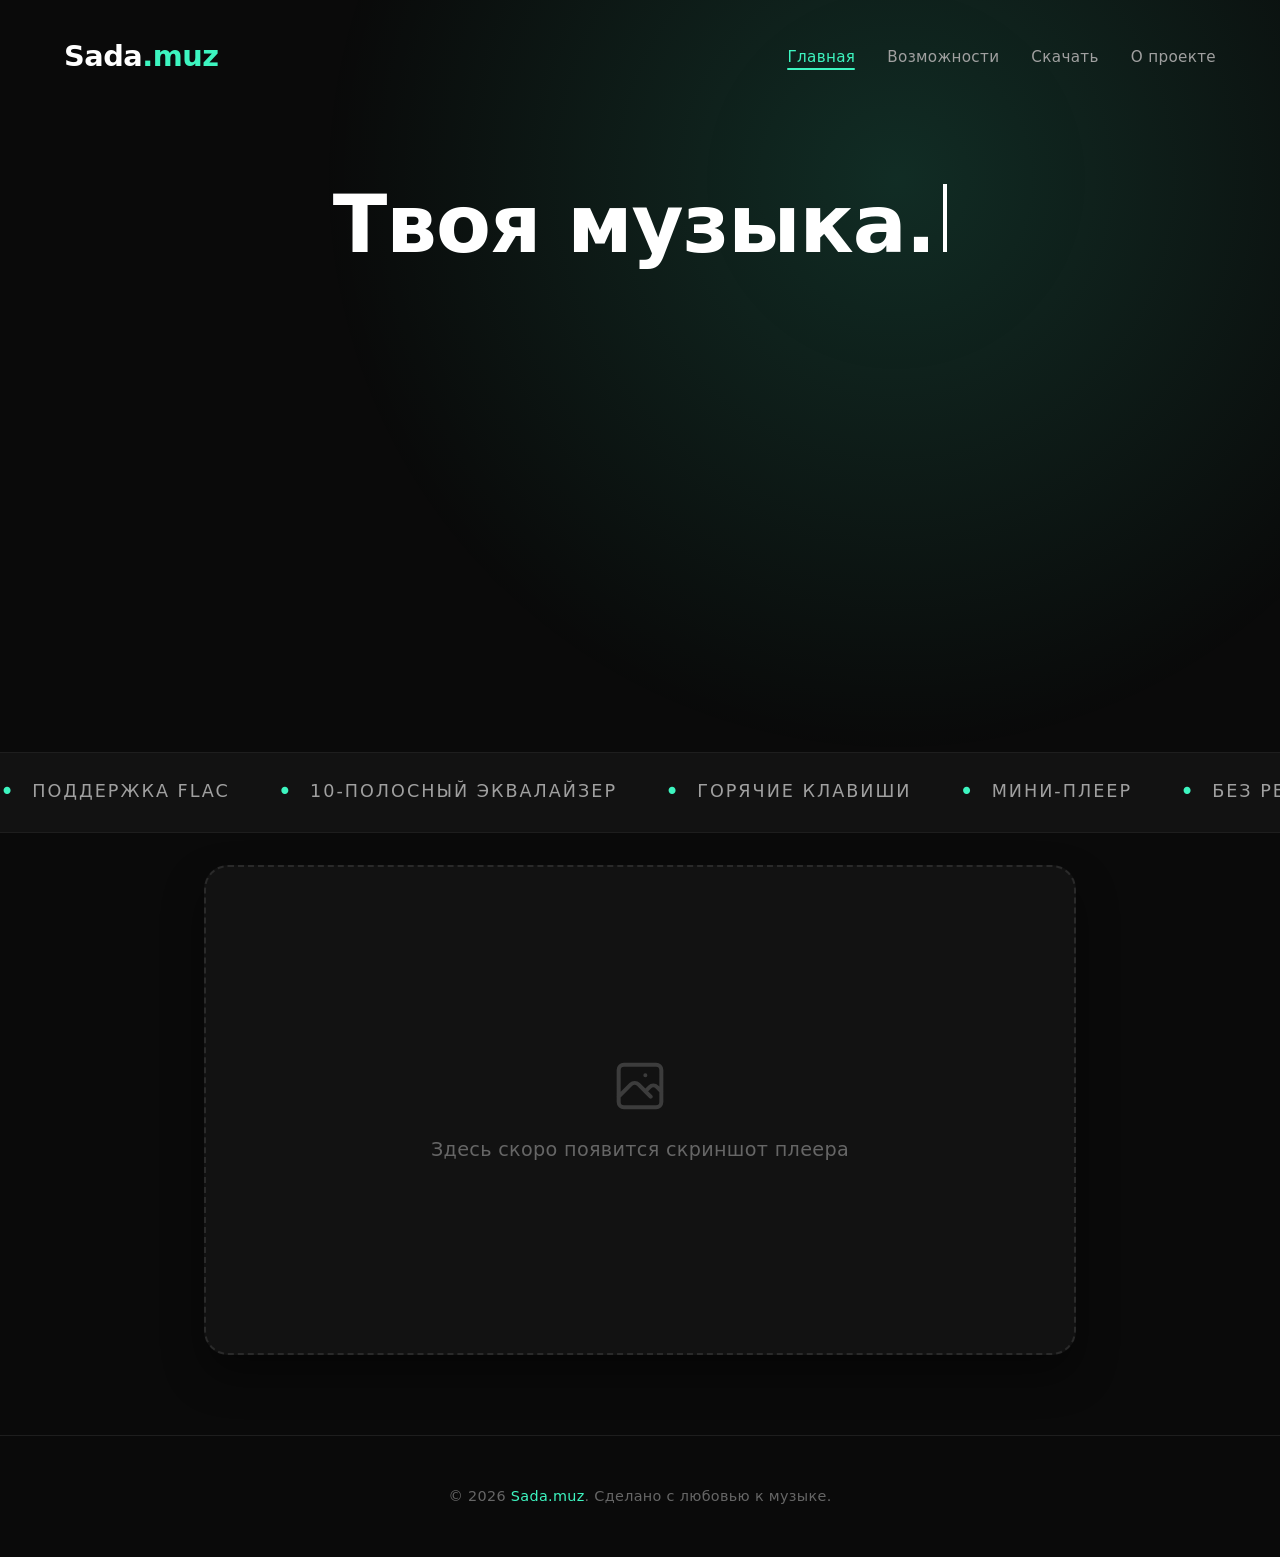
<file: index.html>
<!DOCTYPE html>
<html lang="ru">
<head>
    <meta charset="UTF-8">
    <meta name="viewport" content="width=device-width, initial-scale=1.0">
    <title>Sada.muz — Музыка в твоем ритме</title>
    <link rel="stylesheet" href="style.css">
</head>
<body>
    <div class="bg-glow"></div>

    <nav>
        <a href="index.html" class="logo">Sada<span>.muz</span></a>
        <ul class="nav-links">
            <li><a href="index.html" class="active">Главная</a></li>
            <li><a href="features.html">Возможности</a></li>
            <li><a href="download.html">Скачать</a></li>
            <li><a href="about.html">О проекте</a></li>
        </ul>
    </nav>

    <section class="hero">
        <h1>
            <span class="typewriter-text" data-text="Твоя музыка."></span><br>
            <span class="typewriter-text highlight" data-text="Твой ритм."></span>
        </h1>
        
        <p class="reveal">Sada.muz — минималистичный десктопный плеер для тех, кто ценит чистый звук и удобство. Никакой лишней мишуры — только любимые треки на вашем компьютере.</p>
        
        <div class="download-buttons reveal">
            <!-- Кнопка для Windows -->
            <a href="download.html" class="btn btn-primary">
                <img src="icons/windows.svg" alt="" width="24" height="24" style="filter: brightness(0);">
                Скачать для Windows
            </a>
            <!-- Кнопка для macOS -->
            <a href="download.html" class="btn btn-outline">
                <img src="icons/macos.svg" alt="" width="24" height="24">
                Скачать для macOS
            </a>
        </div>
    </section>

    <!-- Бегущая строка -->
    <div class="marquee-wrapper">
        <div class="marquee-content">
            <!-- 2 раза для анимации -->
            <span>Поддержка FLAC</span>
            <span>10-полосный эквалайзер</span>
            <span>Горячие клавиши</span>
            <span>Мини-плеер</span>
            <span>Без рекламы</span>
            <span>Локальная библиотека</span>
            
            <span>Поддержка FLAC</span>
            <span>10-полосный эквалайзер</span>
            <span>Горячие клавиши</span>
            <span>Мини-плеер</span>
            <span>Без рекламы</span>
            <span>Локальная библиотека</span>
        </div>
    </div>

    <!-- Блок со скриншотом (плейсхолдер) -->
    <section class="showcase reveal">
        <div class="screenshot-placeholder">
            <!-- Иконка картинки -->
            <svg xmlns="http://www.w3.org/2000/svg" fill="none" viewBox="0 0 24 24" stroke="currentColor">
                <path stroke-linecap="round" stroke-linejoin="round" stroke-width="1.5" d="M4 16l4.586-4.586a2 2 0 012.828 0L16 16m-2-2l1.586-1.586a2 2 0 012.828 0L20 14m-6-6h.01M6 20h12a2 2 0 002-2V6a2 2 0 00-2-2H6a2 2 0 00-2 2v12a2 2 0 002 2z" />
            </svg>
            <p>Здесь скоро появится скриншот плеера</p>
        </div>
    </section>

    <footer>
        <p>© 2026 <span class="mint">Sada.muz</span>. Сделано с любовью к музыке.</p>
    </footer>

    <!-- Импорт скрипта -->
    <script src="script.js"></script>
</body>
</html>
</file>
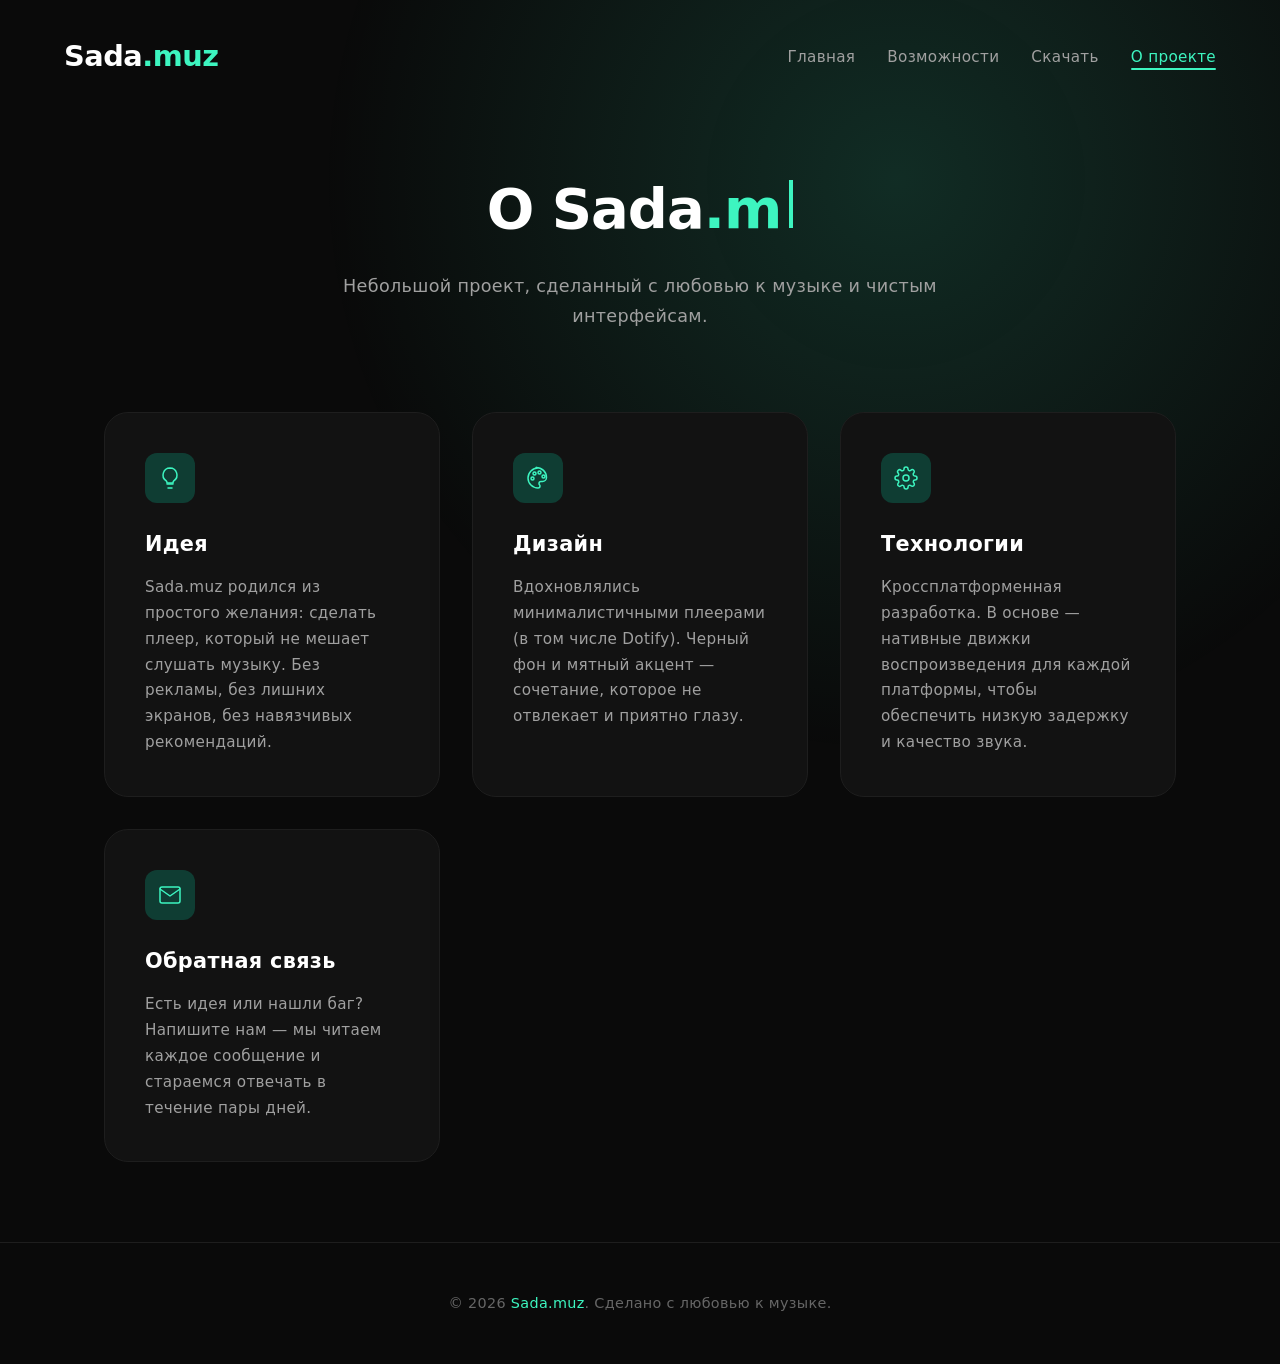
<file: about.html>
<!DOCTYPE html>
<html lang="ru">
<head>
    <meta charset="UTF-8">
    <meta name="viewport" content="width=device-width, initial-scale=1.0">
    <title>О проекте — Sada.muz</title>
    <link rel="stylesheet" href="style.css">
</head>
<body>
    <div class="bg-glow"></div>

    <nav>
        <a href="index.html" class="logo">Sada<span>.muz</span></a>
        <ul class="nav-links">
            <li><a href="index.html">Главная</a></li>
            <li><a href="features.html">Возможности</a></li>
            <li><a href="download.html">Скачать</a></li>
            <li><a href="about.html" class="active">О проекте</a></li>
        </ul>
    </nav>

    <div class="page-header">
        <h1>
            <span class="typewriter-text" data-text="О Sada"></span><span class="typewriter-text highlight" data-text=".muz"></span>
        </h1>
        <p>Небольшой проект, сделанный с любовью к музыке и чистым интерфейсам.</p>
    </div>

    <section class="section">
        <div class="grid">
            <div class="card">
                <div class="card-icon"><img src="icons/idea.svg" alt="Идея"></div>
                <h3>Идея</h3>
                <p>Sada.muz родился из простого желания: сделать плеер, который не мешает слушать музыку. Без рекламы, без лишних экранов, без навязчивых рекомендаций.</p>
            </div>
            <div class="card">
                <div class="card-icon"><img src="icons/palette.svg" alt="Дизайн"></div>
                <h3>Дизайн</h3>
                <p>Вдохновлялись минималистичными плеерами (в том числе Dotify). Черный фон и мятный акцент — сочетание, которое не отвлекает и приятно глазу.</p>
            </div>
            <div class="card">
                <div class="card-icon"><img src="icons/gear.svg" alt="Технологии"></div>
                <h3>Технологии</h3>
                <p>Кроссплатформенная разработка. В основе — нативные движки воспроизведения для каждой платформы, чтобы обеспечить низкую задержку и качество звука.</p>
            </div>
            <div class="card">
                <div class="card-icon"><img src="icons/mail.svg" alt="Обратная связь"></div>
                <h3>Обратная связь</h3>
                <p>Есть идея или нашли баг? Напишите нам — мы читаем каждое сообщение и стараемся отвечать в течение пары дней.</p>
            </div>
        </div>
    </section>

    <footer>
        <p>© 2026 <span class="mint">Sada.muz</span>. Сделано с любовью к музыке.</p>
    </footer>

    <!-- Импорт скрипта -->
    <script src="script.js"></script>
</body>
</html>
</file>
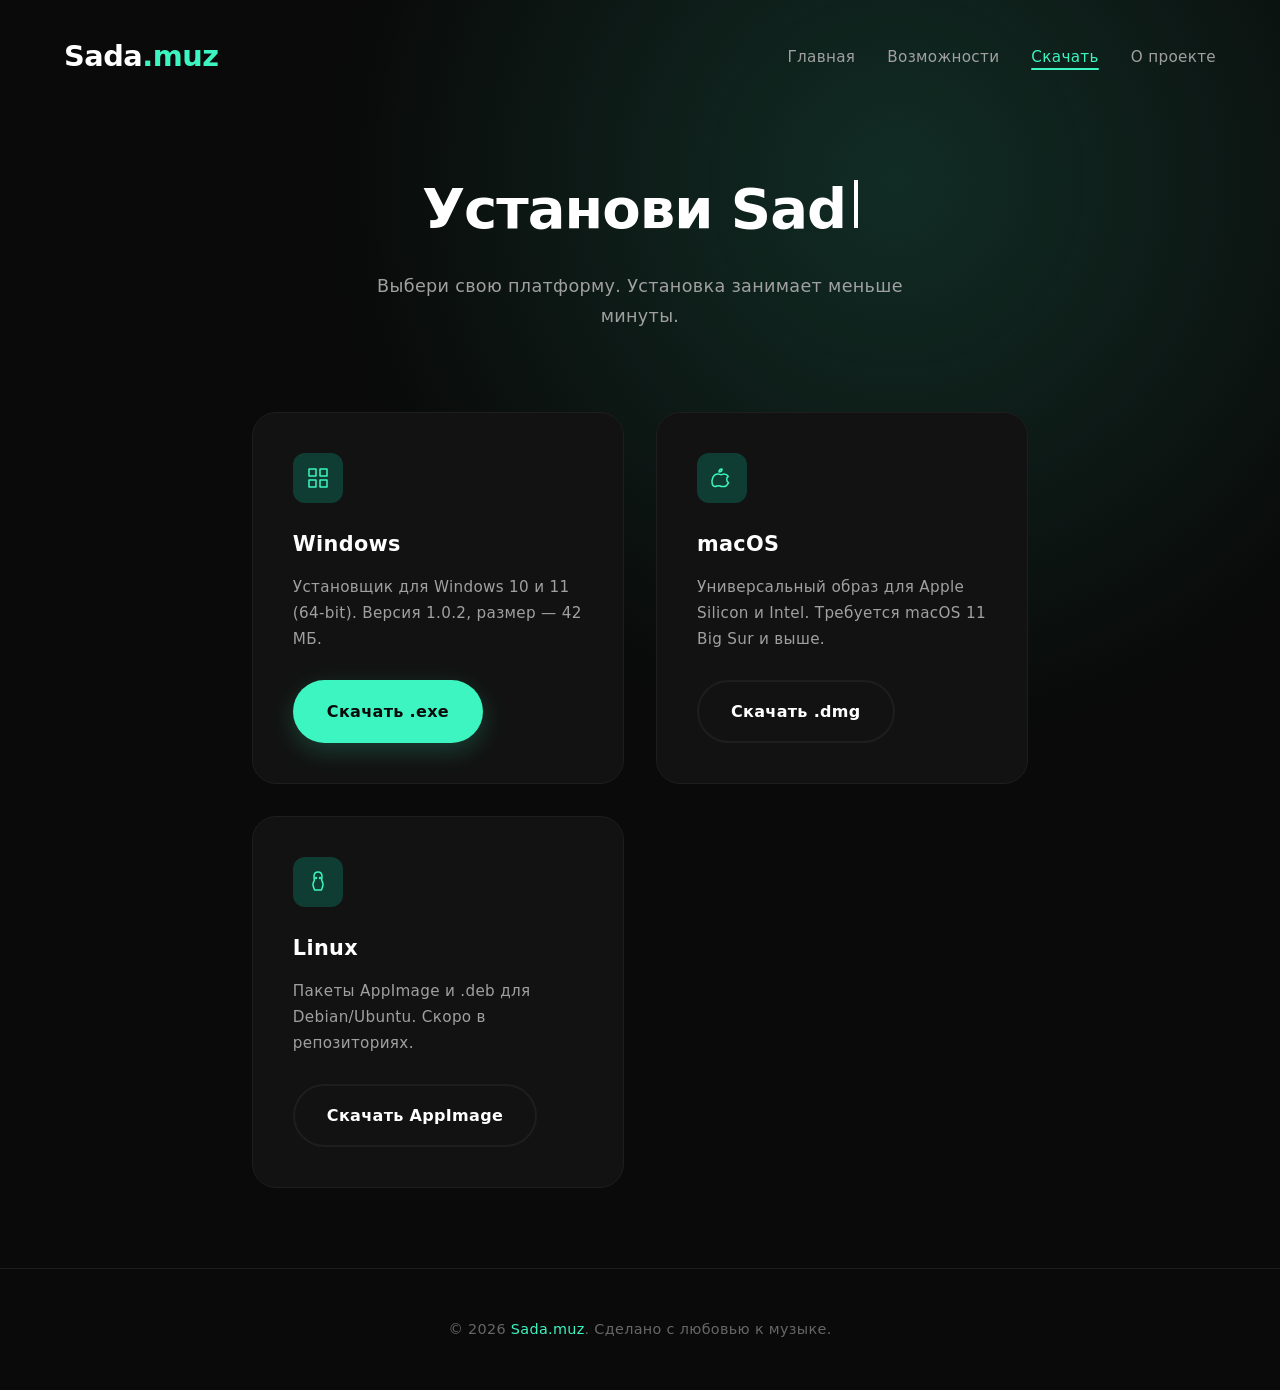
<file: download.html>
<!DOCTYPE html>
<html lang="ru">
<head>
    <meta charset="UTF-8">
    <meta name="viewport" content="width=device-width, initial-scale=1.0">
    <title>Скачать — Sada.muz</title>
    <link rel="stylesheet" href="style.css">
</head>
<body>
    <div class="bg-glow"></div>

    <nav>
        <a href="index.html" class="logo">Sada<span>.muz</span></a>
        <ul class="nav-links">
            <li><a href="index.html">Главная</a></li>
            <li><a href="features.html">Возможности</a></li>
            <li><a href="download.html" class="active">Скачать</a></li>
            <li><a href="about.html">О проекте</a></li>
        </ul>
    </nav>

    <div class="page-header">
        <h1>
            <span class="typewriter-text" data-text="Установи Sada"></span><span class="typewriter-text highlight" data-text=".muz"></span>
        </h1>
        <p>Выбери свою платформу. Установка занимает меньше минуты.</p>
    </div>

    <section class="section">
        <div class="grid">
            <div class="card">
                <div class="card-icon"><img src="icons/windows.svg" alt="Windows"></div>
                <h3>Windows</h3>
                <p>Установщик для Windows 10 и 11 (64-bit). Версия 1.0.2, размер — 42 МБ.</p>
                <br>
                <a href="#" class="btn btn-primary" onclick="alert('Ссылка на установщик скоро появится!')" style="display:inline-flex;">
                    Скачать .exe
                </a>
            </div>
            <div class="card">
                <div class="card-icon"><img src="icons/macos.svg" alt="macOS"></div>
                <h3>macOS</h3>
                <p>Универсальный образ для Apple Silicon и Intel. Требуется macOS 11 Big Sur и выше.</p>
                <br>
                <a href="#" class="btn btn-outline" onclick="alert('Ссылка на .dmg скоро появится!')" style="display:inline-flex;">
                    Скачать .dmg
                </a>
            </div>
            <div class="card">
                <div class="card-icon"><img src="icons/linux.svg" alt="Linux"></div>
                <h3>Linux</h3>
                <p>Пакеты AppImage и .deb для Debian/Ubuntu. Скоро в репозиториях.</p>
                <br>
                <a href="#" class="btn btn-outline" onclick="alert('Пакеты для Linux скоро появятся!')" style="display:inline-flex;">
                    Скачать AppImage
                </a>
            </div>
        </div>
    </section>

    <footer>
        <p>© 2026 <span class="mint">Sada.muz</span>. Сделано с любовью к музыке.</p>
    </footer>

    <!-- Импорт скрипта -->
    <script src="script.js"></script>
</body>
</html>
</file>
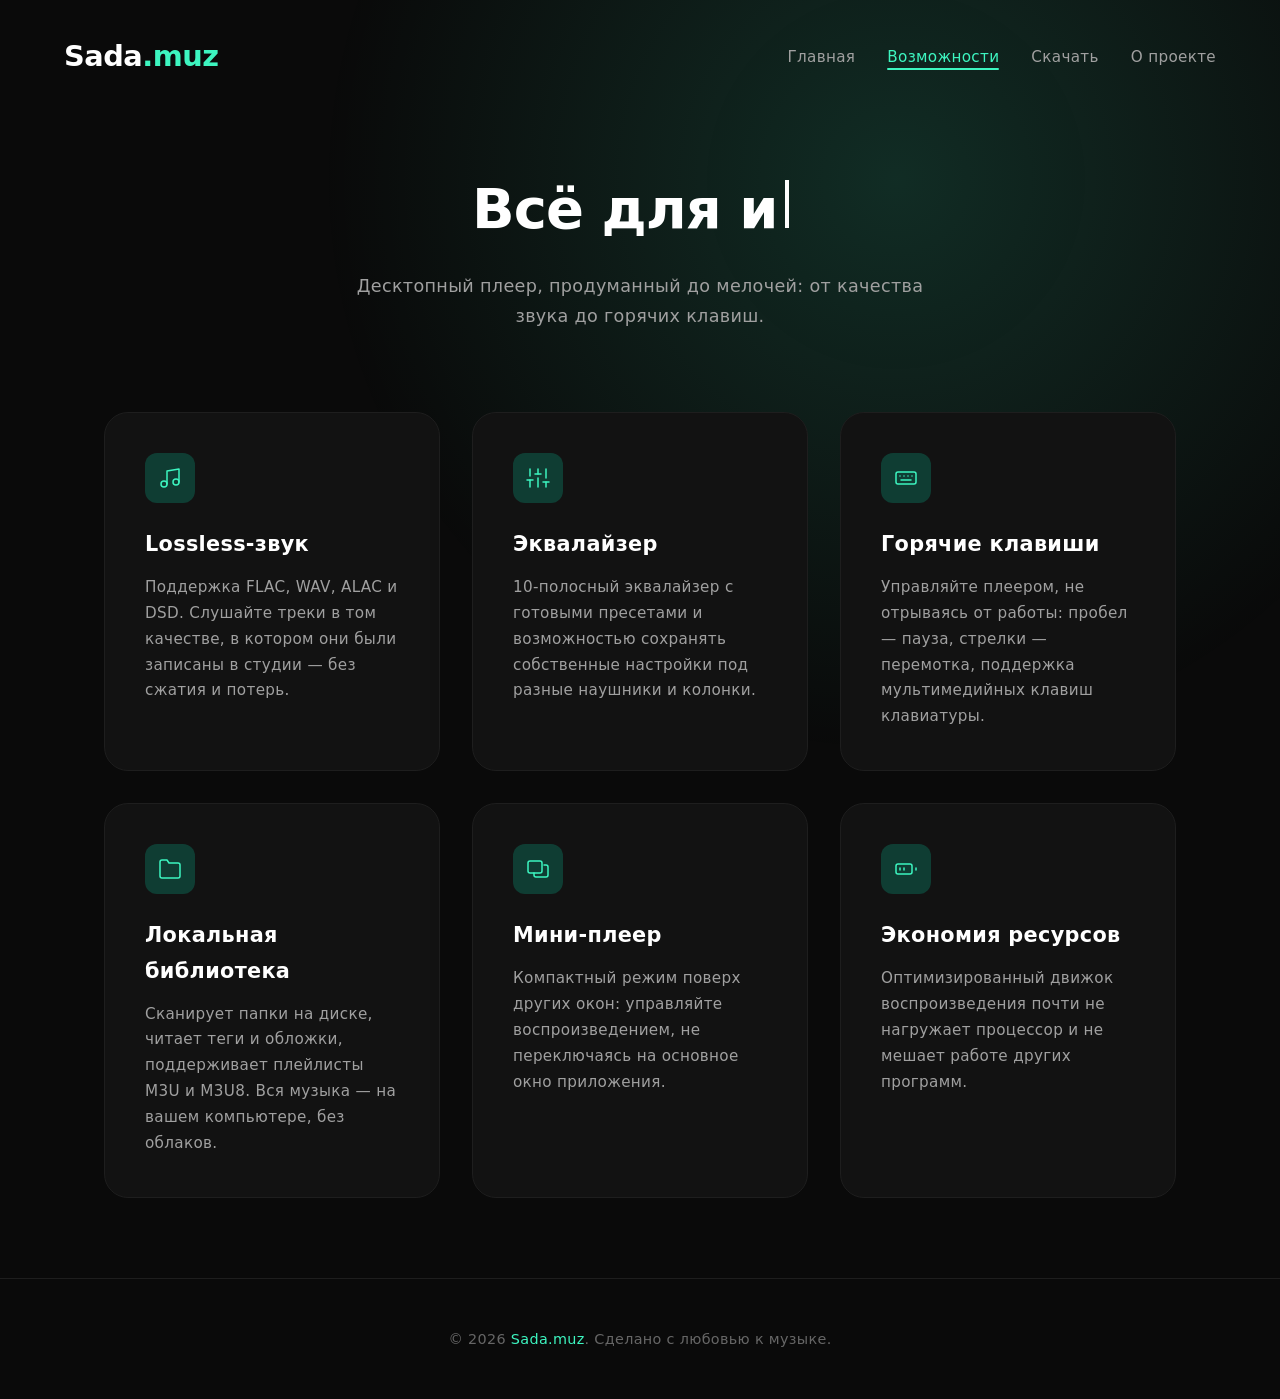
<file: features.html>
<!DOCTYPE html>
<html lang="ru">
<head>
    <meta charset="UTF-8">
    <meta name="viewport" content="width=device-width, initial-scale=1.0">
    <title>Возможности — Sada.muz</title>
    <link rel="stylesheet" href="style.css">
</head>
<body>
    <div class="bg-glow"></div>

    <nav>
        <a href="index.html" class="logo">Sada<span>.muz</span></a>
        <ul class="nav-links">
            <li><a href="index.html">Главная</a></li>
            <li><a href="features.html" class="active">Возможности</a></li>
            <li><a href="download.html">Скачать</a></li>
            <li><a href="about.html">О проекте</a></li>
        </ul>
    </nav>

    <div class="page-header">
            <h1>
                <span class="typewriter-text" data-text="Всё для"></span>
                <span class="no-wrap">
                <span class="typewriter-text" data-text=" идеального"></span>
                <span class="typewriter-text highlight" data-text=" звука"></span>
                </span>
            </h1>
        <p>Десктопный плеер, продуманный до мелочей: от качества звука до горячих клавиш.</p>
    </div>

    <section class="section">
        <div class="grid">
            <div class="card">
                <div class="card-icon"><img src="icons/lossless.svg" alt="Lossless"></div>
                <h3>Lossless-звук</h3>
                <p>Поддержка FLAC, WAV, ALAC и DSD. Слушайте треки в том качестве, в котором они были записаны в студии — без сжатия и потерь.</p>
            </div>
            <div class="card">
                <div class="card-icon"><img src="icons/equalizer.svg" alt="Эквалайзер"></div>
                <h3>Эквалайзер</h3>
                <p>10-полосный эквалайзер с готовыми пресетами и возможностью сохранять собственные настройки под разные наушники и колонки.</p>
            </div>
            <div class="card">
                <div class="card-icon"><img src="icons/keyboard.svg" alt="Горячие клавиши"></div>
                <h3>Горячие клавиши</h3>
                <p>Управляйте плеером, не отрываясь от работы: пробел — пауза, стрелки — перемотка, поддержка мультимедийных клавиш клавиатуры.</p>
            </div>
            <div class="card">
                <div class="card-icon"><img src="icons/folder.svg" alt="Локальная библиотека"></div>
                <h3>Локальная библиотека</h3>
                <p>Сканирует папки на диске, читает теги и обложки, поддерживает плейлисты M3U и M3U8. Вся музыка — на вашем компьютере, без облаков.</p>
            </div>
            <div class="card">
                <div class="card-icon"><img src="icons/mini-player.svg" alt="Мини-плеер"></div>
                <h3>Мини-плеер</h3>
                <p>Компактный режим поверх других окон: управляйте воспроизведением, не переключаясь на основное окно приложения.</p>
            </div>
            <div class="card">
                <div class="card-icon"><img src="icons/battery.svg" alt="Экономия ресурсов"></div>
                <h3>Экономия ресурсов</h3>
                <p>Оптимизированный движок воспроизведения почти не нагружает процессор и не мешает работе других программ.</p>
            </div>
        </div>
    </section>

    <footer>
        <p>© 2026 <span class="mint">Sada.muz</span>. Сделано с любовью к музыке.</p>
    </footer>

    <!-- Импорт скрипта-->
    <script src="script.js"></script>
</body>
</html>
</file>
<file: style.css>
/* ============================================
   SADA.MUZ — Общие стили
   ============================================ */

* {
    margin: 0;
    padding: 0;
    box-sizing: border-box;
    font-family: 'Segoe UI', system-ui, -apple-system, sans-serif;
}

:root {
    --black-deep: #0a0a0a;
    --black-rich: #121212;
    --black-soft: #1e1e1e;
    --black-border: #2a2a2a;
    --mint-bright: #3df5c0;
    --mint-mid: #2bbd96;
    --mint-dark: #0f3d33;
    --mint-glow: rgba(61, 245, 192, 0.15);
    --text-main: #ffffff;
    --text-muted: #a0a0a0;
    --text-dim: #666666;
}

html {
    scroll-behavior: smooth;
}

body {
    background-color: var(--black-deep);
    color: var(--text-main);
    line-height: 1.7;
    overflow-x: hidden;
    min-height: 100vh;
    display: flex;
    flex-direction: column;
    letter-spacing: 0.02em;
}

/* Фоновое свечение */
.bg-glow {
    position: fixed;
    top: 0;
    left: 0;
    width: 100%;
    height: 100%;
    background: radial-gradient(circle at 70% 20%, var(--mint-glow) 0%, transparent 50%);
    z-index: -1;
    pointer-events: none;
}

/* ============================================
   НАВИГАЦИЯ
   ============================================ */
nav {
    display: flex;
    justify-content: space-between;
    align-items: center;
    padding: 2rem 5%;
    max-width: 1400px;
    margin: 0 auto;
    width: 100%;
}

.logo {
    font-size: 1.8rem;
    font-weight: 800;
    letter-spacing: -0.5px;
    color: #fff;
    text-decoration: none;
}

.logo span {
    color: var(--mint-bright);
}

.nav-links {
    display: flex;
    gap: 2rem;
    list-style: none;
}

.nav-links a {
    color: var(--text-muted);
    text-decoration: none;
    font-weight: 500;
    font-size: 0.95rem;
    transition: color 0.2s ease;
    position: relative;
    padding-bottom: 4px;
}

.nav-links a:hover {
    color: var(--mint-bright);
}

.nav-links a.active {
    color: var(--mint-bright);
}

/* Анимация подчеркивания в навигации */
.nav-links a::after {
    content: '';
    position: absolute;
    bottom: 0;
    left: 0;
    width: 0;
    height: 2px;
    background-color: var(--mint-bright);
    transition: width 0.3s ease;
    border-radius: 2px;
}

.nav-links a:hover::after,
.nav-links a.active::after {
    width: 100%;
}

/* ============================================
   КНОПКИ
   ============================================ */
.btn {
    display: inline-flex;
    align-items: center;
    gap: 12px;
    padding: 1rem 2rem;
    border-radius: 50px;
    text-decoration: none;
    font-weight: 600;
    font-size: 1rem;
    transition: all 0.2s ease;
    border: 2px solid transparent;
    cursor: pointer;
    font-family: inherit;
    position: relative;
    overflow: hidden;
}

.btn-primary {
    background-color: var(--mint-bright);
    color: var(--black-deep);
    box-shadow: 0 8px 24px rgba(61, 245, 192, 0.2);
}

.btn-primary:hover {
    background-color: #fff;
    transform: translateY(-3px);
    box-shadow: 0 12px 30px rgba(61, 245, 192, 0.3);
}

.btn-outline {
    background-color: transparent;
    color: #fff;
    border: 2px solid var(--black-soft);
}

.btn-outline:hover {
    border-color: var(--mint-bright);
    color: var(--mint-bright);
    transform: translateY(-3px);
}

/* Эффект волны на кнопках */
.btn::after {
    content: '';
    position: absolute;
    top: 50%;
    left: 50%;
    width: 300%;
    height: 300%;
    background: rgba(255, 255, 255, 0.1);
    transform: translate(-50%, -50%) scale(0);
    border-radius: 50%;
    transition: transform 0.5s ease;
    pointer-events: none;
}

.btn:hover::after {
    transform: translate(-50%, -50%) scale(1);
}

.btn img, .btn svg {
    width: 24px;
    height: 24px;
    fill: currentColor;
    position: relative;
    z-index: 1;
}

.btn span, .btn {
    position: relative;
    z-index: 1;
}

/* ============================================
   ГЛАВНЫЙ ЭКРАН (Hero) И ПЕЧАТНАЯ МАШИНКА
   ============================================ */
.hero {
    display: flex;
    flex-direction: column;
    align-items: center;
    text-align: center;
    padding: 4rem 5% 3rem;
    max-width: 1200px;
    margin: 0 auto;
    width: 100%;
}

.hero h1 {
    font-size: clamp(2.5rem, 8vw, 5rem);
    font-weight: 800;
    line-height: 1.2;
    margin-bottom: 1.5rem;
    letter-spacing: -1px;
    color: #ffffff;
}

.highlight {
    color: var(--mint-bright);
}

/* Стили для контейнера, в который JS печатает текст */
.typewriter-text {
    display: inline-block;
    min-height: 1.2em;
}

.typewriter-text.typing-active::after {
    content: '';
    display: inline-block;
    width: 4px;
    height: 0.85em;
    background-color: currentColor;
    margin-left: 8px;
    vertical-align: baseline;
    animation: blink-caret 0.8s step-end infinite;
}

@keyframes blink-caret {
    from, to { opacity: 0 }
    50% { opacity: 1 }
}

.hero p {
    font-size: 1.2rem;
    color: var(--text-muted);
    max-width: 600px;
    margin-bottom: 2rem;
}

.download-buttons {
    display: flex;
    gap: 1rem;
    flex-wrap: wrap;
    justify-content: center;
    margin-bottom: 4rem;
}

/* ============================================
   БЕГУЩАЯ СТРОКА
   ============================================ */
.marquee-wrapper {
    width: 100%;
    background-color: var(--black-rich);
    border-top: 1px solid var(--black-soft);
    border-bottom: 1px solid var(--black-soft);
    padding: 1.2rem 0;
    overflow: hidden;
    display: flex;
    white-space: nowrap;
}

.marquee-content {
    display: flex;
    gap: 3rem;
    padding-right: 3rem;
    animation: scroll 25s linear infinite;
    align-items: center;
}

.marquee-content span {
    color: var(--text-muted);
    font-weight: 500;
    font-size: 1.1rem;
    text-transform: uppercase;
    letter-spacing: 2px;
}

.marquee-content span::before {
    content: '•';
    color: var(--mint-bright);
    margin-right: 1rem;
    font-size: 1.5rem;
    vertical-align: middle;
}

@keyframes scroll {
    0% { transform: translateX(0); }
    100% { transform: translateX(-50%); }
}

/* ============================================
   БЛОК СО СКРИНШОТОМ
   ============================================ */
.showcase {
    width: 100%;
    max-width: 1000px;
    margin: 0 auto;
    padding: 2rem 5% 5rem;
}

.screenshot-placeholder {
    width: 100%;
    aspect-ratio: 16 / 9;
    background-color: var(--black-rich);
    border: 2px dashed var(--black-border);
    border-radius: 24px;
    display: flex;
    flex-direction: column;
    align-items: center;
    justify-content: center;
    color: var(--text-dim);
    transition: all 0.3s ease;
    position: relative;
    overflow: hidden;
    box-shadow: 0 20px 40px rgba(0,0,0,0.4);
}

.screenshot-placeholder:hover {
    border-color: var(--mint-mid);
    color: var(--text-muted);
}

.screenshot-placeholder svg {
    width: 64px;
    height: 64px;
    margin-bottom: 1rem;
    opacity: 0.5;
}

.screenshot-placeholder p {
    font-size: 1.2rem;
    font-weight: 500;
}

.screenshot-placeholder img {
    width: 100%;
    height: 100%;
    object-fit: cover;
    border-radius: 24px;
}

/* ============================================
   ВНУТРЕННИЕ СТРАНИЦЫ
   ============================================ */
.page-header {
    text-align: center;
    padding: 3rem 5% 2rem;
    max-width: 900px;
    margin: 0 auto;
}

.page-header h1 {
    font-size: clamp(2rem, 6vw, 3.5rem);
    font-weight: 800;
    letter-spacing: -1px;
    margin-bottom: 1rem;
}

.page-header h1 .typewriter-text {
    display: inline-block;
    vertical-align: bottom;
}

.page-header p {
    color: var(--text-muted);
    font-size: 1.1rem;
    max-width: 600px;
    margin: 0 auto;
}

.section {
    padding: 3rem 5% 5rem;
    max-width: 1200px;
    margin: 0 auto;
    flex: 1;
}

.section h2 {
    font-size: 2rem;
    margin-bottom: 2.5rem;
    text-align: center;
    font-weight: 700;
}

.section h2 span {
    color: var(--mint-bright);
}

/* ============================================
   СЕТКА КАРТОЧЕК И АНИМАЦИИ ПОЯВЛЕНИЯ
   ============================================ */
.grid {
    display: grid;
    grid-template-columns: repeat(auto-fit, minmax(300px, 1fr));
    gap: 2rem;
}

.reveal {
    opacity: 0;
    transform: translateY(30px);
    transition: all 0.8s cubic-bezier(0.5, 0, 0, 1);
}

.reveal.active {
    opacity: 1;
    transform: translateY(0);
}

.grid .card:nth-child(1) { transition-delay: 0.1s; }
.grid .card:nth-child(2) { transition-delay: 0.2s; }
.grid .card:nth-child(3) { transition-delay: 0.3s; }
.grid .card:nth-child(4) { transition-delay: 0.4s; }
.grid .card:nth-child(5) { transition-delay: 0.5s; }
.grid .card:nth-child(6) { transition-delay: 0.6s; }

.card {
    background-color: var(--black-rich);
    padding: 2.5rem;
    border-radius: 24px;
    border: 1px solid var(--black-soft);
    transition: all 0.3s ease;
}

.card:hover {
    border-color: var(--mint-mid);
    transform: translateY(-5px);
    background-color: #181818;
}

.card-icon {
    width: 50px;
    height: 50px;
    background-color: var(--mint-dark);
    border-radius: 12px;
    display: flex;
    align-items: center;
    justify-content: center;
    margin-bottom: 1.5rem;
    color: var(--mint-bright);
}

.card-icon img {
    width: 24px;
    height: 24px;
    display: block;
    transition: transform 0.3s cubic-bezier(0.175, 0.885, 0.32, 1.275);
}

.card:hover .card-icon img {
    transform: scale(1.15) rotate(5deg);
}

.card h3 {
    font-size: 1.3rem;
    margin-bottom: 0.8rem;
    color: #fff;
    font-weight: 600;
}

.card p {
    color: var(--text-muted);
    font-size: 0.95rem;
}

/* ============================================
   ФУТЕР
   ============================================ */
footer {
    text-align: center;
    padding: 3rem;
    color: var(--text-dim);
    font-size: 0.9rem;
    border-top: 1px solid var(--black-soft);
    margin-top: auto;
}

footer .mint {
    color: var(--mint-bright);
}

footer a {
    color: var(--text-muted);
    text-decoration: none;
    margin: 0 0.5rem;
}

footer a:hover {
    color: var(--mint-bright);
}

/* ============================================
   АДАПТИВНОСТЬ
   ============================================ */
@media (max-width: 768px) {
    nav {
        flex-direction: column;
        gap: 1.5rem;
        padding: 1.5rem 5%;
    }

    .nav-links {
        gap: 1.2rem;
        flex-wrap: wrap;
        justify-content: center;
    }

    .hero {
        padding: 2rem 5% 2rem;
    }

    .hero p {
        font-size: 1rem;
    }

    .btn {
        padding: 0.85rem 1.5rem;
        font-size: 0.9rem;
    }

    .card {
        padding: 2rem;
    }
    
    .marquee-content span {
        font-size: 0.9rem;
    }
}
</file>
